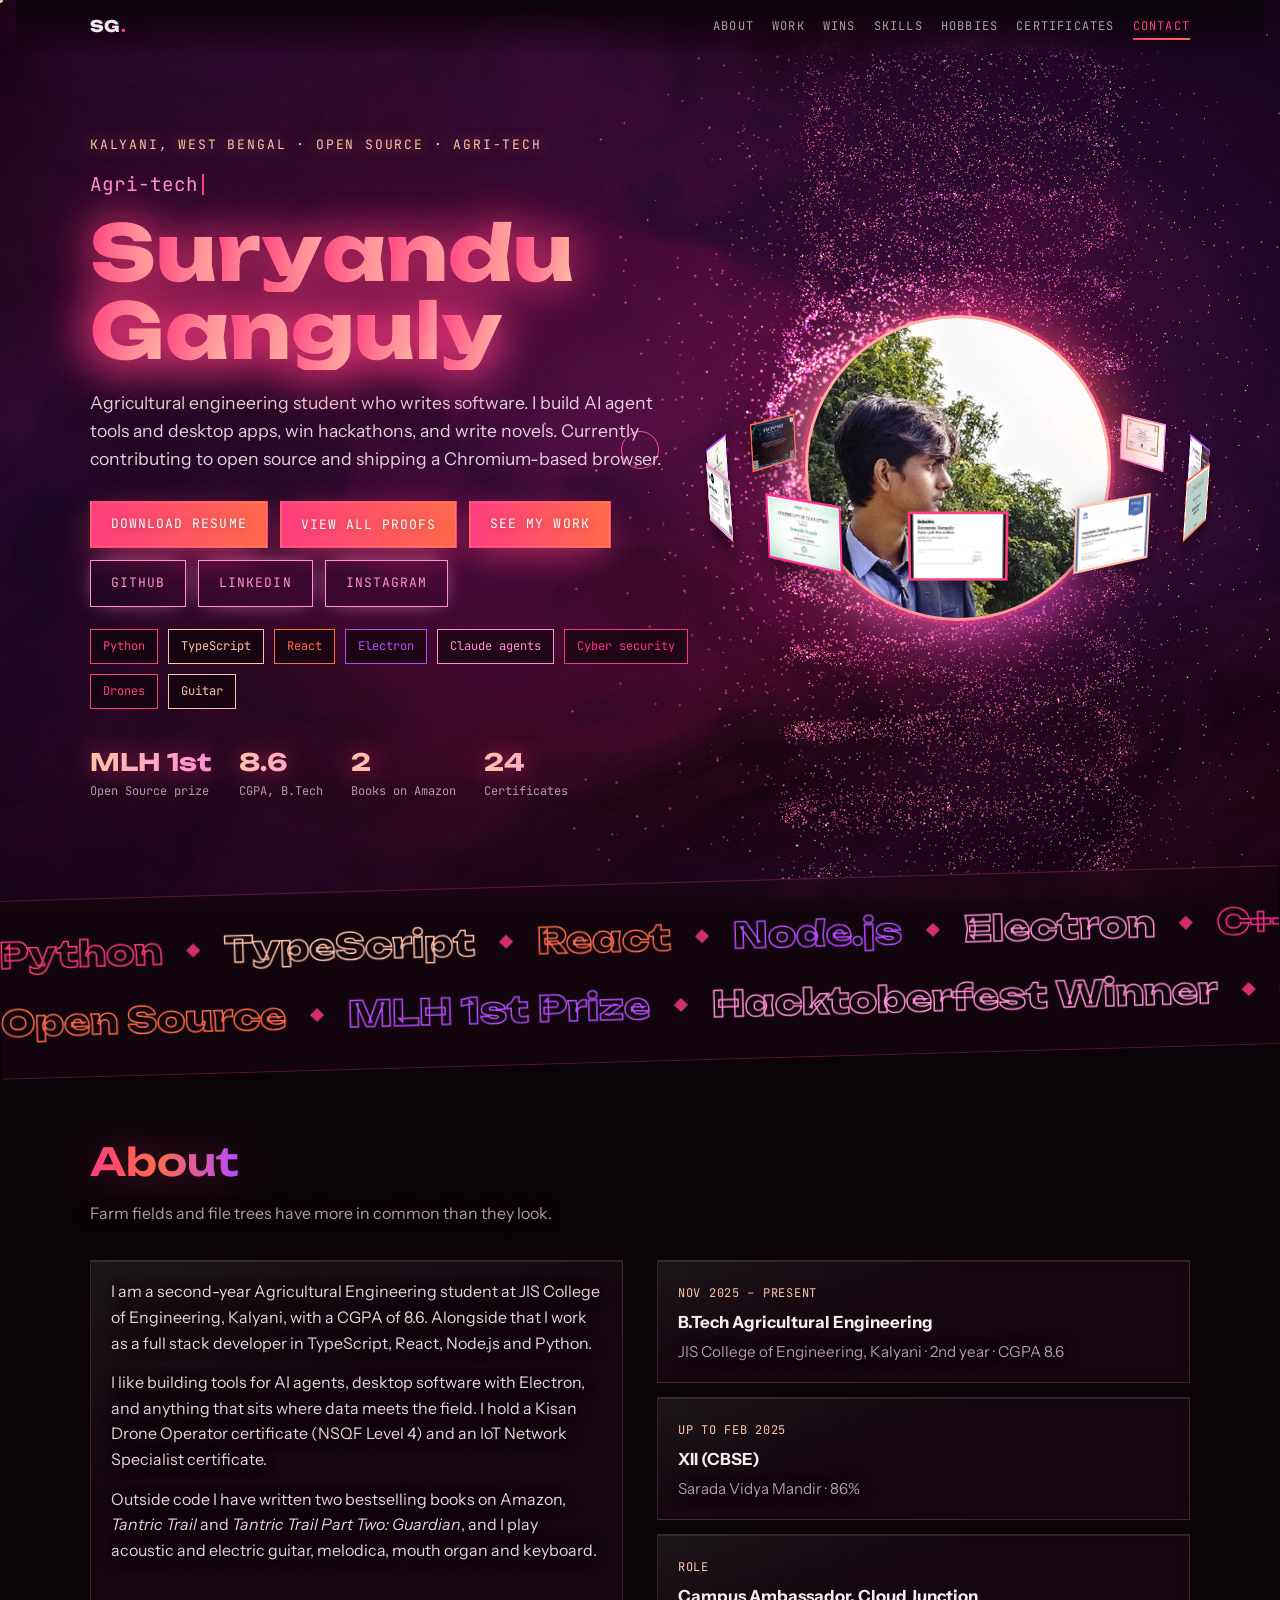
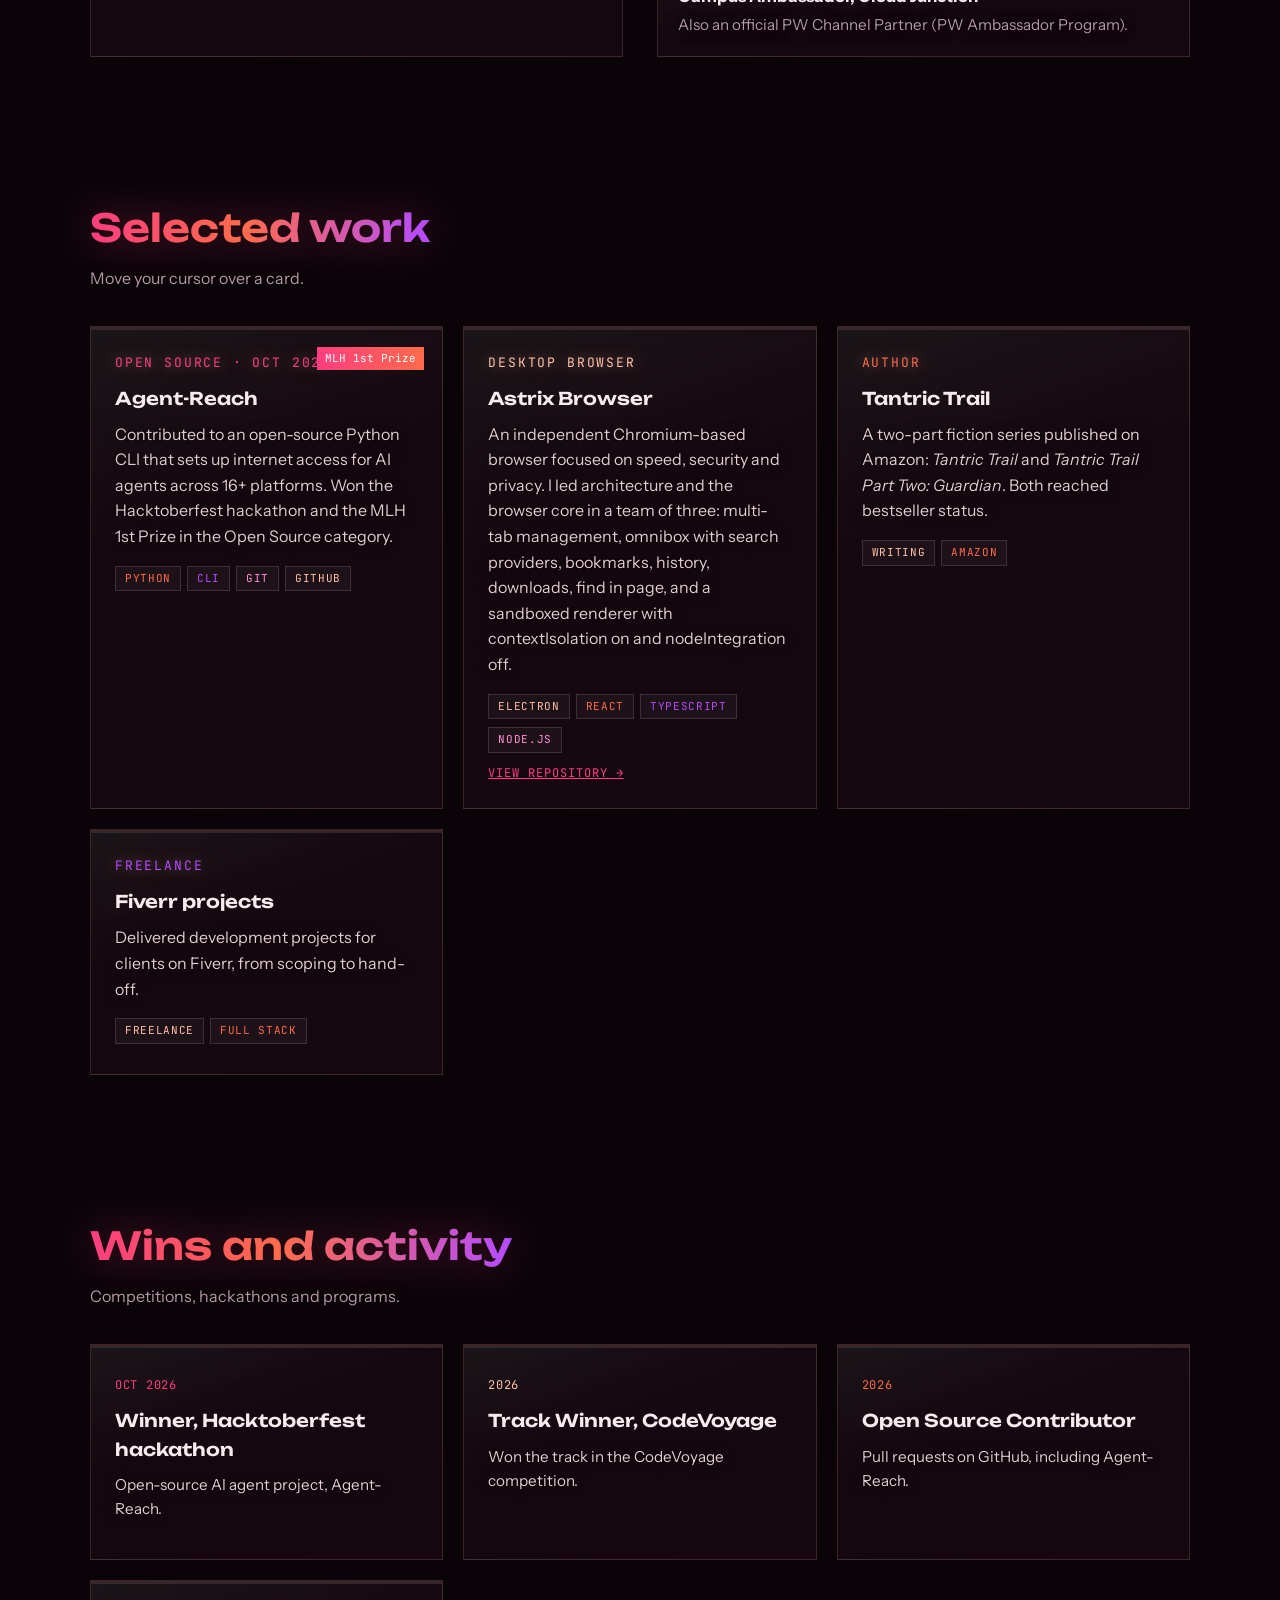
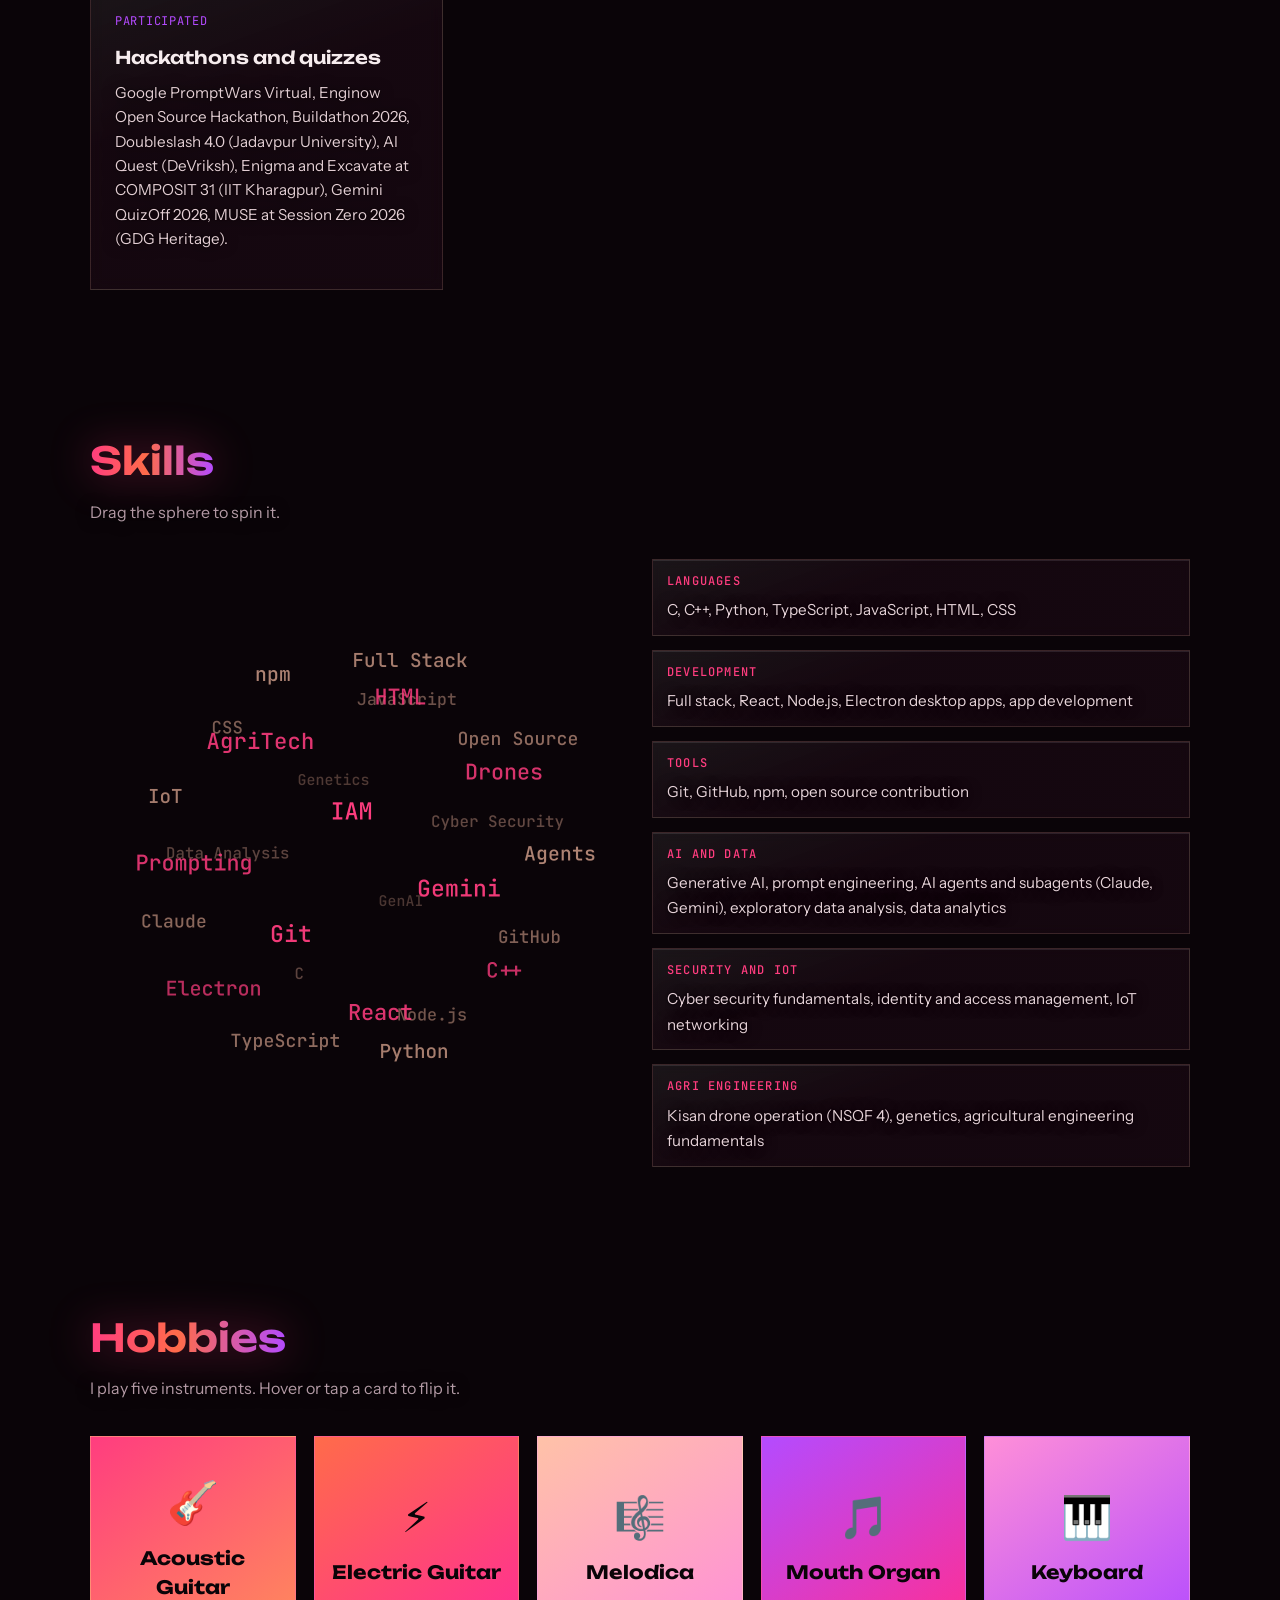
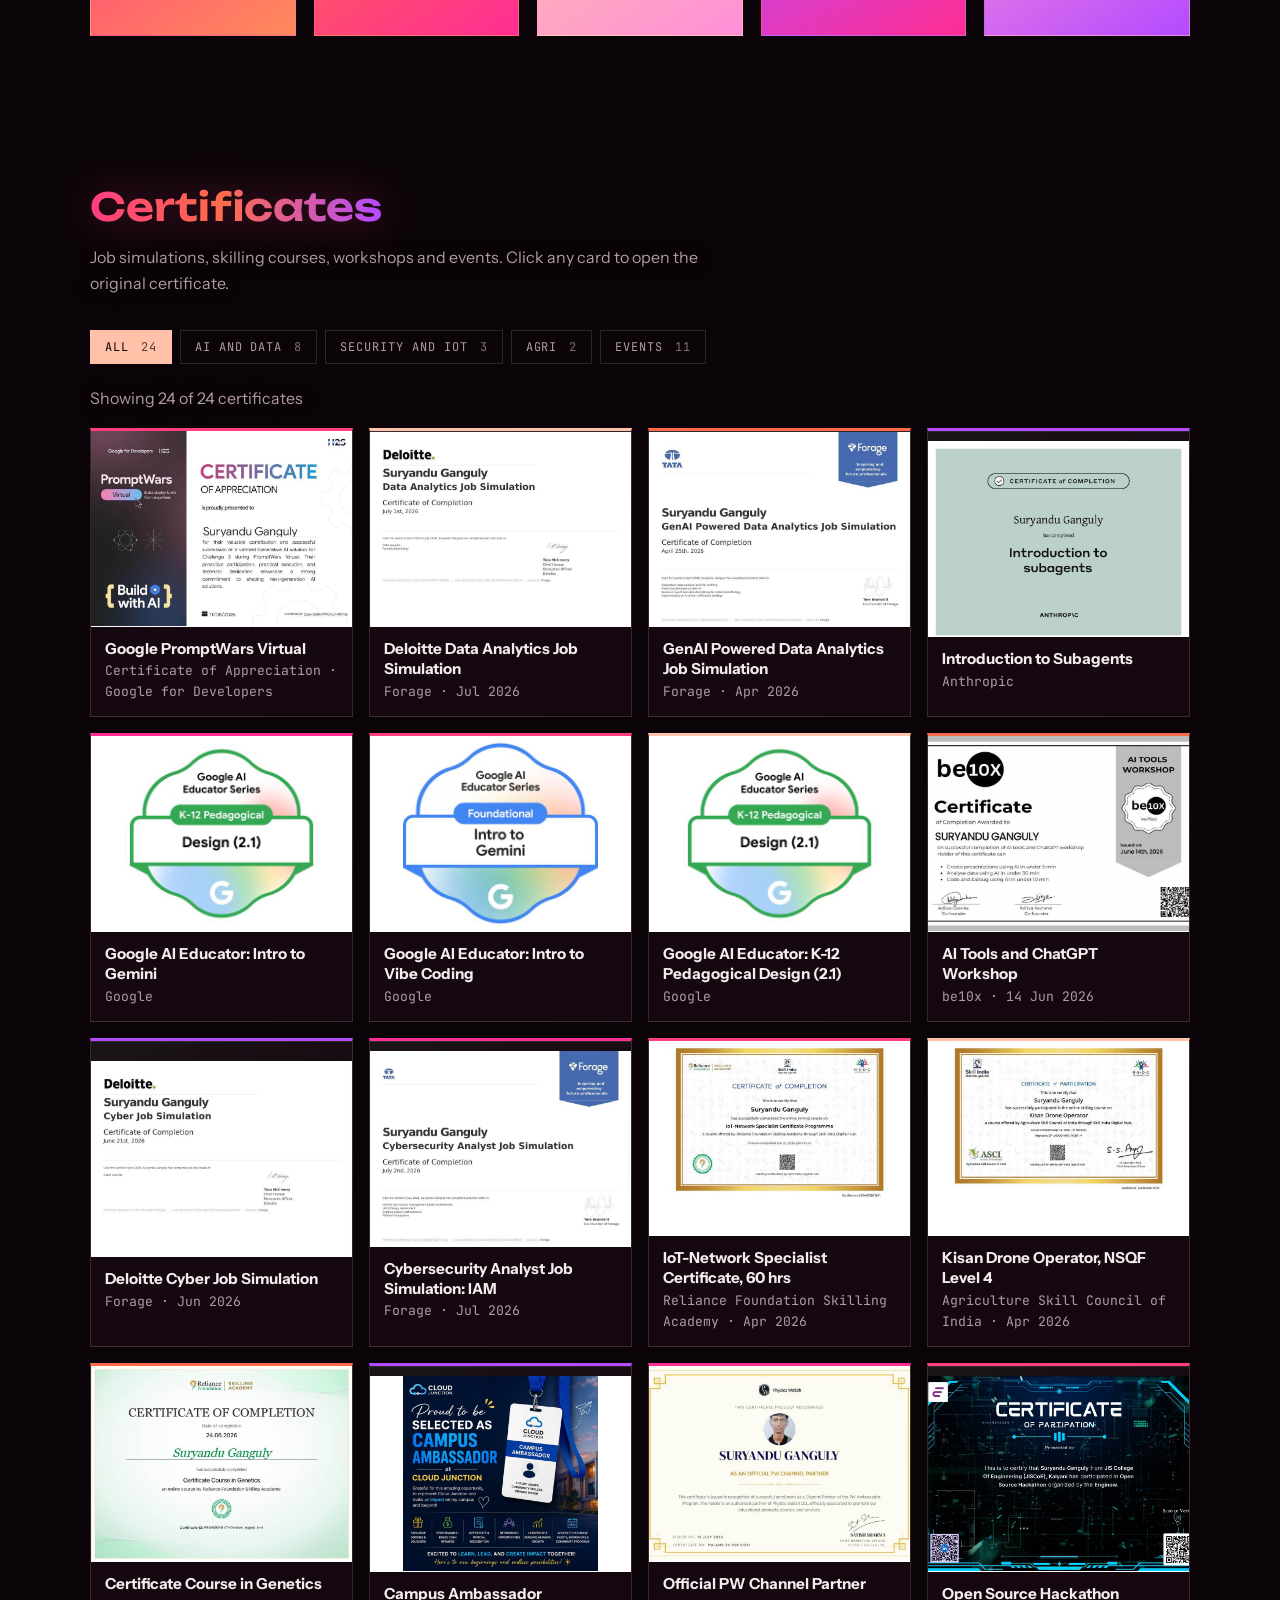
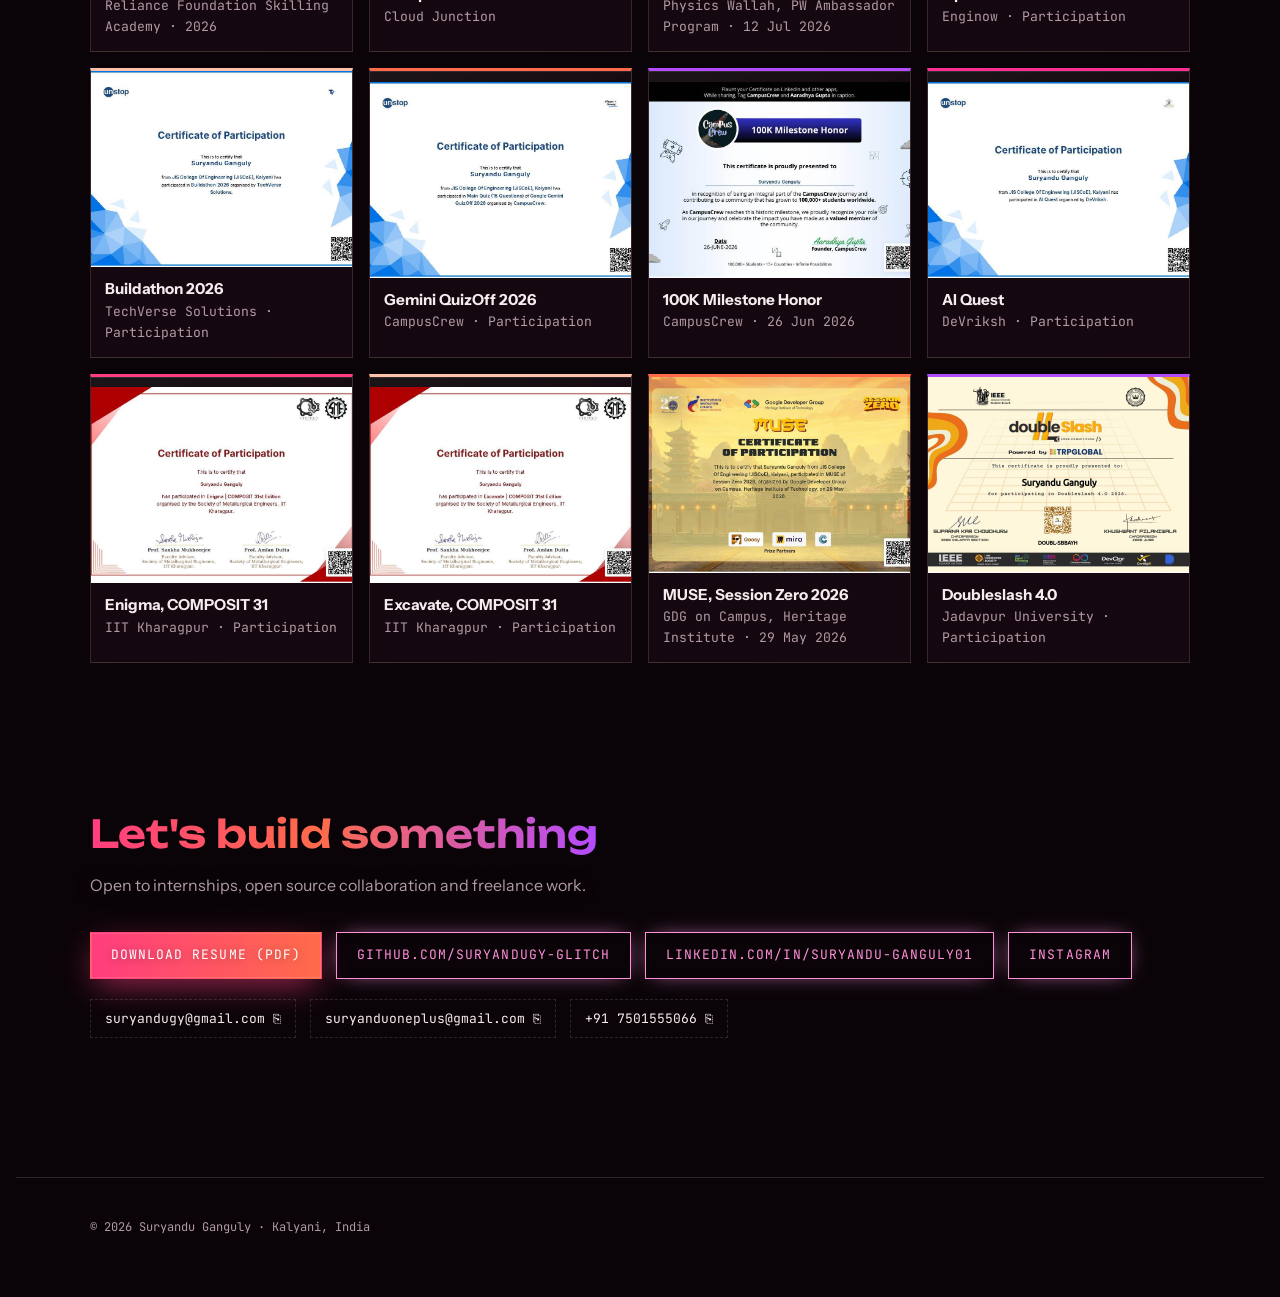
<file: index.html>
<!doctype html>
<html lang="en">
<head>
<meta charset="utf-8">
<meta name="viewport" content="width=device-width,initial-scale=1,viewport-fit=cover">
<title>Suryandu Ganguly Portfolio</title>
<link rel="stylesheet" href="https://fonts.googleapis.com/css2?family=Unbounded:wght@400;600;800&family=Instrument+Sans:wght@400;500;600&family=JetBrains+Mono:wght@400;500&display=swap">
<script>document.documentElement.classList.add("js")</script>
<link rel="stylesheet" href="style.css">

</head>
<body>
<div id="loader" aria-hidden="true"><div class="ld"><span class="ldm">SG<b>.</b></span><div class="ldbar"><i id="ldbar"></i></div><b id="ldn">0</b></div></div>
<div id="prog"></div><div id="cur"></div><div id="curd"></div>
<canvas id="gl" aria-hidden="true"></canvas><canvas id="sparks" aria-hidden="true"></canvas>
<header class="nav"><div class="wrap" style="display:flex;justify-content:space-between;align-items:center;gap:12px;flex-wrap:wrap;width:100%">
<div class="logo">SG<b>.</b></div>
<nav><a href="#about">About</a><a href="#work">Work</a><a href="#wins">Wins</a><a href="#skills">Skills</a><a href="#hobbies">Hobbies</a><a href="#certs">Certificates</a><a href="#contact">Contact</a></nav></div></header>

<main class="wrap">
<div class="hero">
 <div>
  <div class="eyebrow">Kalyani, West Bengal &middot; Open source &middot; Agri-tech</div>
  <div class="role" aria-hidden="true"><span id="role">Agri-tech engineer</span><i class="caret"></i></div>
  <h1>Suryandu <span>Ganguly</span></h1>
  <p class="lede">Agricultural engineering student who writes software. I build AI agent tools and desktop apps, win hackathons, and write novels. Currently contributing to open source and shipping a Chromium-based browser.</p>
  <div class="cta"><a class="btn" href="Suryandu_Ganguly_Resume.pdf" download="Suryandu_Ganguly_Resume.pdf" target="_blank" rel="noopener">Download resume</a><button class="btn" id="allProofs" type="button">View all proofs</button><a class="btn" href="#work">See my work</a><a class="btn ghost" href="https://github.com/suryandugy-glitch" target="_blank" rel="noopener">GitHub</a><a class="btn ghost" href="https://www.linkedin.com/in/suryandu-ganguly01/" target="_blank" rel="noopener">LinkedIn</a><a class="btn ghost" href="https://www.instagram.com/paneer_butter_masala_19/" target="_blank" rel="noopener">Instagram</a></div>
  <div class="chips" id="chips"></div>
  <div class="stats"><div><b>MLH 1st</b>Open Source prize</div><div><b data-count="8.6" data-dec="1">8.6</b>CGPA, B.Tech</div><div><b data-count="2">2</b>Books on Amazon</div><div><b data-count="24">24</b>Certificates</div></div>
 </div>
 <div class="avatar" id="avatar"><img class="disc" alt="Portrait of Suryandu Ganguly" src="assets/dp.jpg"><div class="ring" id="ring" aria-label="Certificate proofs, click to view"></div></div>
</div>

<div class="marq" aria-hidden="true">
 <div class="mrow" data-dir="1"></div>
 <div class="mrow rev" data-dir="-1"></div>
</div>

<section id="about">
 <h2>About</h2><p class="sub">Farm fields and file trees have more in common than they look.</p>
 <div class="about">
  <div>
   <p>I am a second-year Agricultural Engineering student at JIS College of Engineering, Kalyani, with a CGPA of 8.6. Alongside that I work as a full stack developer in TypeScript, React, Node.js and Python.</p>
   <p>I like building tools for AI agents, desktop software with Electron, and anything that sits where data meets the field. I hold a Kisan Drone Operator certificate (NSQF Level 4) and an IoT Network Specialist certificate.</p>
   <p>Outside code I have written two bestselling books on Amazon, <em>Tantric Trail</em> and <em>Tantric Trail Part Two: Guardian</em>, and I play acoustic and electric guitar, melodica, mouth organ and keyboard.</p>
  </div>
  <div class="edu">
   <div class="panel"><small>NOV 2025 &ndash; PRESENT</small><h3>B.Tech Agricultural Engineering</h3><p>JIS College of Engineering, Kalyani &middot; 2nd year &middot; CGPA 8.6</p></div>
   <div class="panel"><small>UP TO FEB 2025</small><h3>XII (CBSE)</h3><p>Sarada Vidya Mandir &middot; 86%</p></div>
   <div class="panel"><small>ROLE</small><h3>Campus Ambassador, Cloud Junction</h3><p>Also an official PW Channel Partner (PW Ambassador Program).</p></div>
  </div>
 </div>
</section>

<section id="work">
 <h2>Selected work</h2><p class="sub">Move your cursor over a card.</p>
 <div class="grid">
  <article class="tilt"><span class="badge">MLH 1st Prize</span><div class="eyebrow">Open source &middot; Oct 2026</div><h3>Agent-Reach</h3>
   <p>Contributed to an open-source Python CLI that sets up internet access for AI agents across 16+ platforms. Won the Hacktoberfest hackathon and the MLH 1st Prize in the Open Source category.</p>
   <span class="tag">Python</span><span class="tag">CLI</span><span class="tag">Git</span><span class="tag">GitHub</span></article>
  <article class="tilt"><div class="eyebrow">Desktop browser</div><h3>Astrix Browser</h3>
   <p>An independent Chromium-based browser focused on speed, security and privacy. I led architecture and the browser core in a team of three: multi-tab management, omnibox with search providers, bookmarks, history, downloads, find in page, and a sandboxed renderer with contextIsolation on and nodeIntegration off.</p>
   <span class="tag">Electron</span><span class="tag">React</span><span class="tag">TypeScript</span><span class="tag">Node.js</span><br><a class="lnk" href="https://github.com/suryandugy-glitch/astrix-browser" target="_blank" rel="noopener">View repository &rarr;</a></article>
  <article class="tilt"><div class="eyebrow">Author</div><h3>Tantric Trail</h3>
   <p>A two-part fiction series published on Amazon: <em>Tantric Trail</em> and <em>Tantric Trail Part Two: Guardian</em>. Both reached bestseller status.</p>
   <span class="tag">Writing</span><span class="tag">Amazon</span></article>
  <article class="tilt"><div class="eyebrow">Freelance</div><h3>Fiverr projects</h3>
   <p>Delivered development projects for clients on Fiverr, from scoping to hand-off.</p>
   <span class="tag">Freelance</span><span class="tag">Full stack</span></article>
 </div>
</section>

<section id="wins">
 <h2>Wins and activity</h2><p class="sub">Competitions, hackathons and programs.</p>
 <div class="grid">
  <div class="panel tilt"><small>OCT 2026</small><h3>Winner, Hacktoberfest hackathon</h3><p>Open-source AI agent project, Agent-Reach.</p></div>
  <div class="panel tilt"><small>2026</small><h3>Track Winner, CodeVoyage</h3><p>Won the track in the CodeVoyage competition.</p></div>
  <div class="panel tilt"><small>2026</small><h3>Open Source Contributor</h3><p>Pull requests on GitHub, including Agent-Reach.</p></div>
  <div class="panel tilt"><small>PARTICIPATED</small><h3>Hackathons and quizzes</h3><p>Google PromptWars Virtual, Enginow Open Source Hackathon, Buildathon 2026, Doubleslash 4.0 (Jadavpur University), AI Quest (DeVriksh), Enigma and Excavate at COMPOSIT 31 (IIT Kharagpur), Gemini QuizOff 2026, MUSE at Session Zero 2026 (GDG Heritage).</p></div>
 </div>
</section>

<section id="skills">
 <h2>Skills</h2><p class="sub">Drag the sphere to spin it.</p>
 <div id="sphereWrap">
  <canvas id="sphere" aria-label="Rotating skill sphere"></canvas>
  <div class="skl">
   <div><h4>Languages</h4><span>C, C++, Python, TypeScript, JavaScript, HTML, CSS</span></div>
   <div><h4>Development</h4><span>Full stack, React, Node.js, Electron desktop apps, app development</span></div>
   <div><h4>Tools</h4><span>Git, GitHub, npm, open source contribution</span></div>
   <div><h4>AI and data</h4><span>Generative AI, prompt engineering, AI agents and subagents (Claude, Gemini), exploratory data analysis, data analytics</span></div>
   <div><h4>Security and IoT</h4><span>Cyber security fundamentals, identity and access management, IoT networking</span></div>
   <div><h4>Agri engineering</h4><span>Kisan drone operation (NSQF 4), genetics, agricultural engineering fundamentals</span></div>
  </div>
 </div>
</section>

<section id="hobbies">
 <h2>Hobbies</h2><p class="sub">I play five instruments. Hover or tap a card to flip it.</p>
 <div class="hob">
  <button class="flip" style="--c1:#ff3d7f;--c2:#ff8a5c"><div class="f"><span>&#127928;</span><b>Acoustic Guitar</b></div><div class="bk">Where I start every practice session.</div></button>
  <button class="flip" style="--c1:#ff6b4a;--c2:#ff2e93"><div class="f"><span>&#9889;</span><b>Electric Guitar</b></div><div class="bk">Loud, bendy and a good break from code.</div></button>
  <button class="flip" style="--c1:#ffc2a8;--c2:#ff8fd8"><div class="f"><span>&#127932;</span><b>Melodica</b></div><div class="bk">Keys you blow into. Easy to carry anywhere.</div></button>
  <button class="flip" style="--c1:#b44bff;--c2:#ff2e93"><div class="f"><span>&#127925;</span><b>Mouth Organ</b></div><div class="bk">Pocket sized harmonica, big sound.</div></button>
  <button class="flip" style="--c1:#ff8fd8;--c2:#b44bff"><div class="f"><span>&#127929;</span><b>Keyboard</b></div><div class="bk">Chords, melodies and the occasional song idea.</div></button>
 </div>
</section>

<section id="certs">
 <h2>Certificates</h2><p class="sub">Job simulations, skilling courses, workshops and events. Click any card to open the original certificate.</p>
 <div class="filters" role="group" aria-label="Filter certificates">
  <button aria-pressed="true" data-f="all">All</button><button aria-pressed="false" data-f="tech">AI and Data</button><button aria-pressed="false" data-f="sec">Security and IoT</button><button aria-pressed="false" data-f="agri">Agri</button><button aria-pressed="false" data-f="event">Events</button>
 </div>
 <p class="sub" id="certStatus" aria-live="polite" style="margin:0 0 16px">Showing 24 of 24 certificates</p>
 <div class="certs" id="certGrid"></div>
 <div id="lb" role="dialog" aria-modal="true" aria-label="Certificate proof"><img id="lbImg" alt=""><div class="cap" id="lbCap"></div><div class="bar"><button id="lbPrev">Prev</button><button id="lbNext">Next</button><button id="lbX">Close</button></div></div>
</section>

<section id="contact" class="contact">
 <h2>Let's build something</h2><p class="sub">Open to internships, open source collaboration and freelance work.</p>
 <div class="links">
  <a class="btn" href="Suryandu_Ganguly_Resume.pdf" download="Suryandu_Ganguly_Resume.pdf" target="_blank" rel="noopener">Download resume (PDF)</a>
  <a class="btn ghost" href="https://github.com/suryandugy-glitch" target="_blank" rel="noopener">github.com/suryandugy-glitch</a>
  <a class="btn ghost" href="https://www.linkedin.com/in/suryandu-ganguly01/" target="_blank" rel="noopener">linkedin.com/in/suryandu-ganguly01</a>
  <a class="btn ghost" href="https://www.instagram.com/paneer_butter_masala_19/" target="_blank" rel="noopener">Instagram</a>
 </div>
 <div class="links">
  <button class="copy" data-c="suryandugy@gmail.com">suryandugy@gmail.com &#x2398;</button>
  <button class="copy" data-c="suryanduoneplus@gmail.com">suryanduoneplus@gmail.com &#x2398;</button>
  <button class="copy" data-c="+91 7501555066">+91 7501555066 &#x2398;</button>
 </div>
 <p id="copied" class="sub" style="margin-top:12px;min-height:1.4em" aria-live="polite"></p>
</section>
</main>
<footer><div class="wrap">&copy; 2026 Suryandu Ganguly &middot; Kalyani, India</div></footer>

<script src="script.js"></script>
<script src="gl.js"></script>
<script src="fx.js"></script>
</body>
</html>
</file>
<file: style.css>
/* Layout: full-bleed WebGL field behind a single scrolling column; hero, work, wins, skills sphere, certificate wall, contact. */
:root{
  --bg:#0a0408; --bg2:#150810; --fg:#f6ecee; --mute:#b39aa5;
  --wheat:#ff3d7f; --coral:#ff6b4a; --violet:#b44bff; --sky:#ff8fd8; --pink:#ff2e93; --teal:#ffc2a8; --line:rgba(246,236,238,.14); --card:rgba(26,9,19,.72);
  --display:'Unbounded','Arial Black',sans-serif; --body:'Instrument Sans',system-ui,sans-serif; --mono:'JetBrains Mono',ui-monospace,monospace;
  color-scheme:dark;
}
*{box-sizing:border-box}
html{scroll-behavior:smooth}
body{margin:0;background:var(--bg);color:var(--fg);font-family:var(--body);font-size:16px;line-height:1.6;
  padding-left:max(16px,env(safe-area-inset-left,0px));padding-right:max(16px,env(safe-area-inset-right,0px));overflow-x:hidden}
#gl{position:fixed;inset:0;width:100%;height:100%;z-index:0;pointer-events:none}
main,header.nav,footer{position:relative;z-index:1}
.wrap{max-width:1100px;margin:0 auto}
header.nav{position:sticky;top:env(safe-area-inset-top,0px);z-index:5;display:flex;justify-content:space-between;align-items:center;gap:12px;padding:14px 0;
  backdrop-filter:blur(10px);background:linear-gradient(var(--bg),transparent)}
.logo{font-family:var(--display);font-weight:800;letter-spacing:.02em}
.logo b{color:var(--wheat)}
nav{display:flex;gap:18px;flex-wrap:wrap;font-family:var(--mono);font-size:12px;text-transform:uppercase;letter-spacing:.1em}
nav a{color:var(--mute);text-decoration:none}nav a:hover,nav a:focus-visible{color:var(--wheat);outline:none}
a:focus-visible,button:focus-visible{outline:2px solid var(--teal);outline-offset:3px}
.hero{padding:9vh 0 8vh;display:grid;grid-template-columns:1.3fr 1fr;gap:32px;align-items:center}
.eyebrow{font-family:var(--mono);color:var(--teal);font-size:13px;letter-spacing:.14em;text-transform:uppercase}
h1{font-family:var(--display);font-weight:800;font-size:clamp(2.2rem,6.4vw,4.8rem);line-height:1.02;margin:14px 0 18px;text-wrap:balance}
h1 span{color:var(--wheat)}
.lede{max-width:52ch;color:#e6d2d8;font-size:1.1rem}
.cta{display:flex;gap:12px;flex-wrap:wrap;margin-top:28px}
.btn{font-family:var(--mono);font-size:13px;text-transform:uppercase;letter-spacing:.08em;padding:12px 20px;border:1px solid var(--wheat);color:var(--bg);background:var(--wheat);text-decoration:none;transition:transform .2s}
.btn.ghost{background:transparent;color:var(--wheat)}
.btn:hover{transform:translateY(-3px)}
.avatar{justify-self:center;width:min(300px,70vw);aspect-ratio:1;perspective:900px}
.avatar .disc{width:100%;height:100%;border-radius:50%;display:grid;place-items:center;font-family:var(--display);font-weight:800;font-size:5rem;color:var(--bg);
  background:conic-gradient(from 210deg,var(--wheat),var(--teal),var(--wheat));box-shadow:0 30px 80px rgba(255,194,168,.25);transform-style:preserve-3d;transition:transform .15s}
.avatar .disc i{font-style:normal;transform:translateZ(60px);text-shadow:0 8px 20px rgba(0,0,0,.25)}
.stats{display:flex;gap:28px;flex-wrap:wrap;margin-top:34px;font-family:var(--mono);font-size:12px;color:var(--mute)}
.stats b{display:block;font-family:var(--display);font-size:1.5rem;color:var(--fg)}
section{padding:70px 0}
h2{font-family:var(--display);font-weight:600;font-size:clamp(1.5rem,3.4vw,2.4rem);margin:0 0 8px;text-wrap:balance}
.sub{color:var(--mute);margin:0 0 34px;max-width:60ch}
.about{display:grid;grid-template-columns:1fr 1fr;gap:34px}
.about p{margin:0 0 14px;color:#e8d6db}
.edu{display:grid;gap:14px}
.panel{background:var(--card);border:1px solid var(--line);padding:18px 20px;backdrop-filter:blur(8px)}
.panel small{font-family:var(--mono);color:var(--teal);font-size:12px;letter-spacing:.06em}
.panel h3{margin:4px 0;font-size:1.05rem}
.panel p{margin:0;color:var(--mute);font-size:.95rem}
.grid{display:grid;grid-template-columns:repeat(auto-fit,minmax(min(100%,300px),1fr));gap:20px;perspective:1200px}
.tilt{background:var(--card);border:1px solid var(--line);padding:24px;transform-style:preserve-3d;transition:transform .15s,border-color .2s;position:relative;min-width:0;backdrop-filter:blur(8px)}
.tilt:hover{border-color:var(--wheat)}
.tilt h3{font-family:var(--display);font-weight:600;font-size:1.1rem;margin:10px 0;transform:translateZ(30px)}
.tilt p{color:#e3cdd3;margin:0 0 14px;transform:translateZ(14px)}
.tag{display:inline-block;font-family:var(--mono);font-size:11px;padding:3px 9px;border:1px solid var(--line);color:var(--teal);margin:0 6px 6px 0;text-transform:uppercase;letter-spacing:.06em}
.tilt a.lnk{font-family:var(--mono);font-size:12px;color:var(--wheat);text-transform:uppercase;letter-spacing:.08em}
.badge{position:absolute;top:18px;right:18px;font-family:var(--mono);font-size:11px;background:var(--wheat);color:var(--bg);padding:3px 8px;transform:translateZ(40px)}
#sphereWrap{display:grid;grid-template-columns:1fr 1fr;gap:24px;align-items:center}
#sphere{width:100%;max-width:520px;aspect-ratio:1;justify-self:center;cursor:grab;touch-action:pan-y}
.skl{display:grid;gap:14px}
.skl div{border-top:1px solid var(--line);padding-top:10px}
.skl h4{margin:0 0 6px;font-family:var(--mono);font-size:12px;color:var(--wheat);text-transform:uppercase;letter-spacing:.1em;font-weight:500}
.skl span{color:#e6d2d8;font-size:.95rem}
.filters{display:flex;gap:8px;flex-wrap:wrap;margin-bottom:22px}
.filters button{font-family:var(--mono);font-size:12px;text-transform:uppercase;letter-spacing:.08em;background:transparent;color:var(--mute);border:1px solid var(--line);padding:8px 14px;cursor:pointer}
.filters .n{opacity:.7;margin-left:4px}
.filters button:hover{border-color:var(--teal);color:var(--fg)}
.filters button[aria-pressed=true]{color:var(--bg);background:var(--teal);border-color:var(--teal)}
.certs{display:grid;grid-template-columns:repeat(auto-fill,minmax(min(100%,250px),1fr));gap:16px;perspective:1200px}
.cert{background:var(--card);border:1px solid var(--line);padding:16px;display:flex;gap:14px;align-items:flex-start;transform-style:preserve-3d;transition:transform .15s,border-color .2s;min-width:0}
.cert:hover{border-color:var(--teal)}
.certOLD img{width:64px;height:64px;object-fit:cover;flex:none;border:1px solid var(--line)}
.cert .ic{width:64px;height:64px;flex:none;display:grid;place-items:center;border:1px solid var(--line);font-family:var(--mono);color:var(--wheat);font-size:12px;background:rgba(255,61,127,.07)}
.cert h4{margin:0 0 2px;font-size:.95rem;line-height:1.3}
.cert p{margin:0;color:var(--mute);font-size:.82rem;font-family:var(--mono)}
.big{display:grid;grid-template-columns:repeat(auto-fit,minmax(min(100%,230px),1fr));gap:16px;margin-top:24px}
.big figure{margin:0;background:var(--card);border:1px solid var(--line);padding:10px}
.big img{width:100%;display:block}
.big figcaption{font-family:var(--mono);font-size:11px;color:var(--mute);padding-top:8px}
.contact{text-align:left}
.links{display:flex;gap:14px;flex-wrap:wrap;margin-top:20px}
.copy{font-family:var(--mono);font-size:13px;background:transparent;color:var(--fg);border:1px dashed var(--line);padding:10px 14px;cursor:pointer}
.copy:hover{border-color:var(--wheat)}
footer{padding:40px 0 60px;color:var(--mute);font-family:var(--mono);font-size:12px;border-top:1px solid var(--line)}

.cert{display:block;width:100%;text-align:left;font:inherit;color:inherit;cursor:zoom-in;padding:0;overflow:hidden;position:relative;transition:transform .25s,border-color .2s,box-shadow .25s}
.cert:hover,.cert:focus-visible{transform:scale(1.06);z-index:3;border-color:var(--wheat);box-shadow:0 20px 50px rgba(0,0,0,.5);outline:none}
.cert .th{aspect-ratio:4/3;overflow:hidden;background:#fff;border-bottom:1px solid var(--line)}
.cert .th img{width:100%;height:100%;object-fit:cover;object-position:top;display:block;border:0;transition:transform .4s}
.cert .th img.contain{object-fit:contain;background:#fff}
.cert:hover .th img{transform:scale(1.15)}
.cert .tx{padding:12px 14px 14px}
.cert .zoom{position:absolute;top:8px;right:8px;font-family:var(--mono);font-size:10px;background:var(--bg);color:var(--wheat);padding:2px 7px;opacity:0;transition:opacity .2s}
.cert:hover .zoom,.cert:focus-visible .zoom{opacity:1}
.avatar>img.disc{width:100%;height:100%;border-radius:50%;object-fit:cover;object-position:35% 40%;box-shadow:0 30px 80px rgba(255,194,168,.25),0 0 0 4px var(--wheat);transform-style:preserve-3d;transition:transform .15s;display:block}
#lb{position:fixed;inset:0;z-index:50;background:rgba(6,2,4,.92);display:none;align-items:center;justify-content:center;flex-direction:column;gap:12px;padding:max(16px,env(safe-area-inset-top,0px)) max(16px,env(safe-area-inset-right,0px)) max(16px,env(safe-area-inset-bottom,0px)) max(16px,env(safe-area-inset-left,0px))}
#lb.on{display:flex}
#lb img{max-width:min(1100px,100%);max-height:78vh;object-fit:contain;background:#fff;box-shadow:0 30px 90px #000}
#lb .cap{font-family:var(--mono);font-size:13px;color:var(--fg);text-align:center}
#lb .cap small{display:block;color:var(--mute)}
#lb .bar{display:flex;gap:10px;flex-wrap:wrap;justify-content:center}
#lb button{font-family:var(--mono);font-size:12px;text-transform:uppercase;letter-spacing:.08em;background:transparent;color:var(--wheat);border:1px solid var(--wheat);padding:9px 16px;cursor:pointer}
#lb button:hover{background:var(--wheat);color:var(--bg)}

h2{background:linear-gradient(90deg,var(--wheat),var(--coral) 45%,var(--violet));-webkit-background-clip:text;background-clip:text;color:transparent;display:inline-block}
.grid>*:nth-child(4n+1){--a:var(--wheat)}.grid>*:nth-child(4n+2){--a:var(--teal)}.grid>*:nth-child(4n+3){--a:var(--coral)}.grid>*:nth-child(4n+4){--a:var(--violet)}
.tilt{border-top:3px solid var(--a,var(--teal))}
.tilt:hover{border-color:var(--a,var(--wheat))}
.tilt .eyebrow,.panel small{color:var(--a,var(--teal))}
.tag:nth-of-type(2n){color:var(--coral)}.tag:nth-of-type(3n){color:var(--violet)}.tag:nth-of-type(4n){color:var(--sky)}
.cert:nth-child(5n+1){border-top:3px solid var(--wheat)}.cert:nth-child(5n+2){border-top:3px solid var(--teal)}.cert:nth-child(5n+3){border-top:3px solid var(--coral)}.cert:nth-child(5n+4){border-top:3px solid var(--violet)}.cert:nth-child(5n){border-top:3px solid var(--pink)}
.btn{background:linear-gradient(90deg,var(--wheat),var(--coral));border-color:transparent}.btn.ghost{background:transparent;border-color:var(--sky);color:var(--sky)}
.stats b{background:linear-gradient(90deg,var(--teal),var(--sky));-webkit-background-clip:text;background-clip:text;color:transparent}
.hob{display:grid;grid-template-columns:repeat(auto-fit,minmax(min(100%,190px),1fr));gap:18px;perspective:1000px}
.flip{height:200px;position:relative;transform-style:preserve-3d;transition:transform .7s cubic-bezier(.2,.8,.2,1);cursor:pointer;background:none;border:0;padding:0;font:inherit;color:inherit}
.flip:hover,.flip.on,.flip:focus-visible{transform:rotateY(180deg);outline:none}
.flip>div{position:absolute;inset:0;backface-visibility:hidden;display:flex;flex-direction:column;align-items:center;justify-content:center;gap:8px;padding:16px;text-align:center;border:1px solid var(--line)}
.flip .f{background:linear-gradient(145deg,var(--c1),var(--c2));color:#0a0408}
.flip .f b{font-family:var(--display);font-size:1.15rem}.flip .f span{font-size:2.6rem}
.flip .bk{transform:rotateY(180deg);background:var(--card);font-size:.92rem;color:#ecdce0}
.keys{display:flex;justify-content:center;gap:6px;margin-top:30px;flex-wrap:nowrap;perspective:800px}
.key{flex:1 1 0;max-width:64px;height:150px;border:0;border-radius:0 0 8px 8px;cursor:pointer;color:#0a0408;font-family:var(--mono);font-size:11px;display:flex;align-items:flex-end;justify-content:center;padding-bottom:10px;transform-origin:top;transition:transform .12s,filter .12s;box-shadow:0 8px 0 rgba(0,0,0,.35)}
.key:active,.key.hit{transform:rotateX(-14deg) translateY(4px);filter:brightness(1.3);box-shadow:0 2px 0 rgba(0,0,0,.35)}
.keyhint{text-align:center;color:var(--mute);font-family:var(--mono);font-size:12px;margin-top:14px}

.avatar{position:relative;transform-style:preserve-3d;--R:calc(min(300px,70vw)*.8)}
.ring{position:absolute;inset:0;transform-style:preserve-3d;animation:spin 30s linear infinite;transform:rotateX(-14deg)}
.avatar:hover .ring{animation-play-state:paused}
@keyframes spin{to{transform:rotateX(-14deg) rotateY(360deg)}}
.orb{position:absolute;left:50%;top:50%;width:74px;height:54px;margin:-27px 0 0 -37px;transform:rotateY(calc(var(--i)*30deg)) translateZ(var(--R));padding:0;border:2px solid var(--c);background:#fff;cursor:pointer;box-shadow:0 8px 24px rgba(0,0,0,.5);transition:filter .2s}
.orb img{width:100%;height:100%;object-fit:cover;object-position:top;display:block}
.orb em{position:absolute;left:50%;bottom:calc(100% + 6px);transform:translateX(-50%);white-space:nowrap;font:500 11px var(--mono);font-style:normal;background:var(--bg);color:var(--fg);padding:4px 8px;border:1px solid var(--c);opacity:0;pointer-events:none;transition:opacity .15s}
.orb:hover,.orb:focus-visible{filter:brightness(1.15);z-index:9;outline:none;box-shadow:0 0 0 3px var(--c),0 14px 34px rgba(0,0,0,.6)}
.orb:hover em,.orb:focus-visible em{opacity:1}
@media(prefers-reduced-motion:reduce){.ring{animation:none}}
#sparks{position:fixed;inset:0;width:100%;height:100%;z-index:6;pointer-events:none}
.btn,.copy,.filters button{position:relative;overflow:hidden}
.rip{position:absolute;border-radius:50%;background:rgba(255,255,255,.45);transform:scale(0);animation:rip .6s ease-out forwards;pointer-events:none}
@keyframes rip{to{transform:scale(4);opacity:0}}
.chips{display:flex;gap:10px;flex-wrap:wrap;margin-top:22px}
.chip{font-family:var(--mono);font-size:12px;padding:7px 12px;border:1px solid var(--c);color:var(--c);background:rgba(10,4,8,.6);cursor:default;transition:transform .2s,background .2s,color .2s}
.chip:hover{transform:translateY(-6px) rotate(-2deg);background:var(--c);color:var(--bg)}
@media(max-width:820px){.hero,.about,#sphereWrap{grid-template-columns:1fr}.avatar{order:-1;width:min(180px,50vw);--R:calc(min(180px,50vw)*.95)}.orb{width:56px;height:42px;margin:-21px 0 0 -28px}.avatar .disc{font-size:3.4rem}}
@media(prefers-reduced-motion:reduce){html{scroll-behavior:auto}.tilt,.cert,.btn,.disc{transition:none}}

/* ================= motion layer ================= */
html.gl-on body{background:#0a0408}
/* loader */
#loader{position:fixed;inset:0;z-index:100;display:none;align-items:center;justify-content:center;background:#0a0408;transition:clip-path 1s cubic-bezier(.7,0,.2,1),opacity .4s .7s}
html.js #loader{display:flex}
#loader::before,#loader::after{content:"";position:absolute;left:0;right:0;height:50%;background:#0a0408;transition:transform 1s cubic-bezier(.7,0,.2,1)}
#loader::before{top:0}#loader::after{bottom:0}
#loader .ld{position:relative;z-index:2;display:grid;gap:16px;justify-items:center;transition:opacity .3s}
.ldm{font-family:var(--display);font-weight:800;font-size:clamp(3rem,10vw,6rem);letter-spacing:.02em;background:linear-gradient(90deg,var(--wheat),var(--coral),var(--violet),var(--sky),var(--wheat));background-size:300% 100%;-webkit-background-clip:text;background-clip:text;color:transparent;animation:hue 3s linear infinite}
.ldm b{color:var(--teal);-webkit-text-fill-color:var(--teal)}
.ldbar{width:min(260px,60vw);height:3px;background:var(--line);overflow:hidden}
.ldbar i{display:block;height:100%;background:linear-gradient(90deg,var(--teal),var(--wheat));transform:scaleX(0);transform-origin:left}
#ldn{font-family:var(--mono);color:var(--mute);font-size:13px;font-weight:400}
#loader.out{background:transparent;pointer-events:none;opacity:0}
#loader.out::before{transform:translateY(-101%)}#loader.out::after{transform:translateY(101%)}
#loader.out .ld{opacity:0}
@keyframes hue{to{background-position:300% 0}}
/* progress, cursor */
#prog{position:fixed;top:0;left:0;right:0;height:3px;z-index:60;transform:scaleX(0);transform-origin:left;background:linear-gradient(90deg,var(--teal),var(--wheat),var(--coral),var(--violet))}
#cur,#curd{position:fixed;left:0;top:0;z-index:70;pointer-events:none;display:none;border-radius:50%}
body.hasCur #cur,body.hasCur #curd{display:block}
#cur{width:38px;height:38px;margin:-19px 0 0 -19px;border:1.5px solid var(--wheat);mix-blend-mode:screen;transition:width .25s,height .25s,margin .25s,background .25s,border-color .25s}
#cur.big{width:68px;height:68px;margin:-34px 0 0 -34px;background:rgba(255,61,127,.12);border-color:var(--teal)}
#cur.press{width:24px;height:24px;margin:-12px 0 0 -12px;background:rgba(255,107,74,.3)}
#curd{width:6px;height:6px;margin:-3px 0 0 -3px;background:var(--teal)}
/* hero text */
.ch{display:inline-block;opacity:0;transform:translateY(70%) rotateX(-90deg);transform-origin:50% 100%}
body.go .ch{animation:chIn .9s cubic-bezier(.2,.9,.2,1) forwards;animation-delay:calc(var(--i)*55ms)}
@keyframes chIn{60%{opacity:1}to{opacity:1;transform:none}}
h1{perspective:700px}
.role{font-family:var(--mono);font-size:clamp(.95rem,2vw,1.2rem);color:var(--sky);margin-top:14px;min-height:1.6em;display:flex;align-items:center}
.caret{display:inline-block;width:2px;height:1.1em;margin-left:4px;background:var(--wheat);animation:blink 1s steps(2) infinite}
@keyframes blink{50%{opacity:0}}
/* avatar */
.avatar{animation:float 7s ease-in-out infinite}
@keyframes float{50%{translate:0 -12px}}
.avatar::before{content:"";position:absolute;inset:-18px;border-radius:50%;background:conic-gradient(from 0deg,var(--wheat),var(--coral),var(--violet),var(--sky),var(--teal),var(--wheat));filter:blur(22px);opacity:.55;transform:translateZ(-60px);animation:spinz 9s linear infinite}
@keyframes spinz{to{rotate:360deg}}
/* reveals */
html.js .rv{opacity:0;transform:translateY(46px) scale(.97);filter:blur(8px);transition:opacity .9s cubic-bezier(.2,.8,.2,1),transform .9s cubic-bezier(.2,.8,.2,1),filter .9s;transition-delay:calc(var(--d,0)*80ms)}
html.js .rv.in{opacity:1;transform:none;filter:none}
/* glare */
.tilt::after,.cert::after,.panel::after{content:"";position:absolute;inset:0;pointer-events:none;opacity:0;transition:opacity .3s;background:radial-gradient(280px circle at var(--mx,50%) var(--my,50%),rgba(255,255,255,.16),transparent 62%)}
.tilt:hover::after,.cert:hover::after,.panel:hover::after{opacity:1}
.panel{position:relative}
.tilt{box-shadow:0 0 0 rgba(0,0,0,0);transition:transform .15s,border-color .2s,box-shadow .3s}
.tilt:hover{box-shadow:0 26px 60px rgba(0,0,0,.45),0 0 40px -10px var(--a,var(--teal))}
/* marquee */
.marq{position:relative;width:100vw;margin:10px 0 0 calc(50% - 50vw);overflow:hidden;padding:26px 0;transform:rotate(-1.6deg);border-block:1px solid var(--line);background:rgba(10,4,8,.55);backdrop-filter:blur(6px)}
.mrow{overflow:hidden;white-space:nowrap}
.mrow+.mrow{margin-top:12px}
.mtrack{display:inline-flex;align-items:center;gap:26px;animation:marq 38s linear infinite;padding-right:26px;will-change:transform}
.mrow.rev .mtrack{animation-direction:reverse;animation-duration:46s}
.marq:hover .mtrack{animation-play-state:paused}
.mtrack span{font-family:var(--display);font-weight:800;font-size:clamp(1.3rem,3.4vw,2.2rem);color:transparent;-webkit-text-stroke:1.5px var(--c);transition:color .25s}
.mtrack span:hover{color:var(--c)}
.mtrack i{width:10px;height:10px;background:var(--c,var(--wheat));transform:rotate(45deg);flex:none;opacity:.8}
@keyframes marq{to{transform:translateX(-50%)}}
nav a{position:relative}
nav a::after{content:"";position:absolute;left:0;right:0;bottom:-4px;height:2px;background:linear-gradient(90deg,var(--wheat),var(--coral));transform:scaleX(0);transform-origin:left;transition:transform .3s}
nav a.active,nav a:hover{color:var(--wheat)}
nav a.active::after,nav a:hover::after{transform:scaleX(1)}
/* section titles glow */
h2{filter:drop-shadow(0 0 18px rgba(255,61,127,.25))}
@media(prefers-reduced-motion:reduce){.mtrack,.avatar,.avatar::before,.caret,.ldm{animation:none}.ch{opacity:1;transform:none}}

.wd{display:inline-block;white-space:nowrap}
.sub,.about p,.skl span,.panel p,.tilt p{text-shadow:0 1px 14px #0a0408,0 0 2px #0a0408}
.skl>div{background:rgba(10,4,8,.62);padding:12px 14px;border:1px solid var(--line);backdrop-filter:blur(6px)}
.about>div:first-child{background:rgba(10,4,8,.5);padding:18px 20px;backdrop-filter:blur(6px);border:1px solid var(--line)}
@media(max-width:820px){.avatar{margin-bottom:48px}}

/* ================= noir / neon theme ================= */
:root{--fg:#f6ecee}
body{background:radial-gradient(120% 80% at 80% 0%,#1d0a16 0%,var(--bg) 55%)}
.btn:not(.ghost){box-shadow:0 0 0 1px rgba(255,255,255,.12) inset,0 10px 34px -6px rgba(255,61,127,.65);color:#fff;text-shadow:0 1px 8px rgba(0,0,0,.35)}
.btn.ghost{box-shadow:0 0 22px -8px currentColor;backdrop-filter:blur(6px)}
.btn.ghost:hover{background:rgba(255,61,127,.14);box-shadow:0 0 30px -4px currentColor}
h1 span{background:linear-gradient(100deg,#ff3d7f,#ffc2a8 55%,#ff3d7f);background-size:200% 100%;-webkit-background-clip:text;background-clip:text;color:transparent;animation:hue 6s linear infinite;filter:drop-shadow(0 0 22px rgba(255,61,127,.55))}
.ch{-webkit-text-fill-color:currentColor}
h1 span .ch{-webkit-text-fill-color:transparent}
.tilt,.panel,.cert,.skl>div,.about>div:first-child{background:linear-gradient(160deg,rgba(255,255,255,.07),rgba(26,9,19,.72) 38%);border-color:rgba(255,194,168,.16);box-shadow:inset 0 1px 0 rgba(255,255,255,.1)}
.avatar>img.disc{box-shadow:0 30px 90px rgba(255,61,127,.45),0 0 0 3px #ffc2a8,0 0 0 7px rgba(255,61,127,.35)}
.avatar::before{opacity:.75;filter:blur(30px)}
.logo b,.stats b{filter:drop-shadow(0 0 12px rgba(255,61,127,.6))}
.eyebrow{text-shadow:0 0 14px rgba(255,194,168,.5)}
h2{filter:drop-shadow(0 0 22px rgba(255,61,127,.4))}
#prog{box-shadow:0 0 14px rgba(255,61,127,.9)}
.badge{background:linear-gradient(90deg,#ff3d7f,#ff6b4a);color:#fff}
.marq{background:rgba(26,6,16,.6);border-color:rgba(255,61,127,.3)}
.tag{background:rgba(255,255,255,.04)}
</file>
